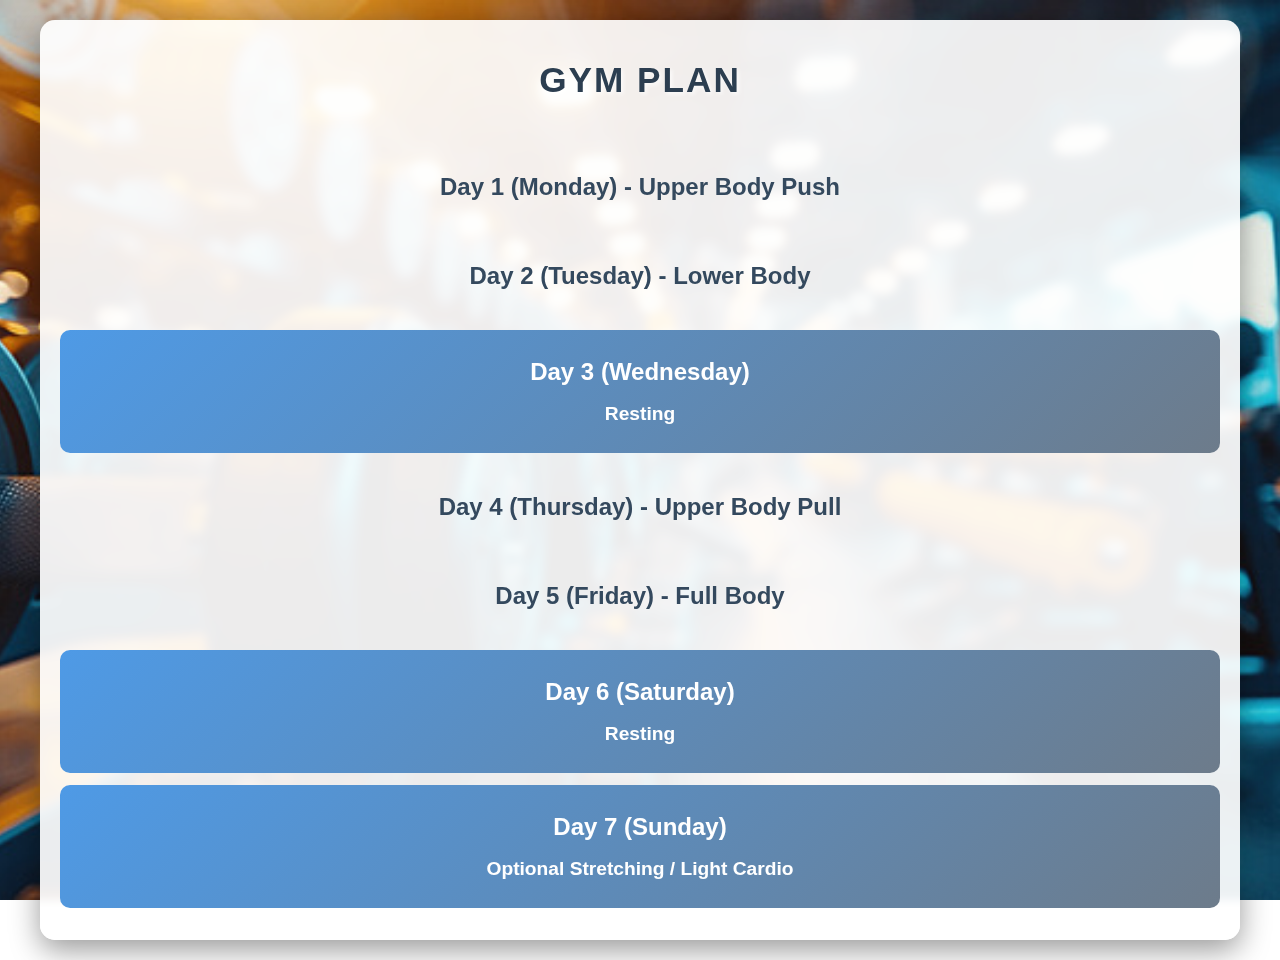
<file: index.html>
<!DOCTYPE html>
<html lang="en">

<head>
    <meta charset="UTF-8">
    <meta name="viewport" content="width=device-width, initial-scale=1.0">
    <title>GYM Plan - Your Complete Workout Guide</title>
    <link rel="stylesheet" href="./styles.css">

</head>

<body>
    <div class="container">
        <a href="index.html">
            <h1>GYM Plan</h1>
        </a>
        
        <a href="./day1.html">
            <h2>Day 1 (Monday) - Upper Body Push</h2>
        </a>
        
        <a href="./day2.html">
            <h2>Day 2 (Tuesday) - Lower Body</h2>
        </a>
        
        <div class="rest-day">
            <h2>Day 3 (Wednesday)</h2>
            <h3>Resting</h3>
        </div>
        
        <a href="./day4.html">
            <h2>Day 4 (Thursday) - Upper Body Pull</h2>
        </a>
        
        <a href="./day5.html">
            <h2>Day 5 (Friday) - Full Body</h2>
        </a>
        
        <div class="rest-day">
            <h2>Day 6 (Saturday)</h2>
            <h3>Resting</h3>
        </div>
        
        <div class="rest-day">
            <h2>Day 7 (Sunday)</h2>
            <h3>Optional Stretching / Light Cardio</h3>
        </div>
    </div>
</body>

</html>
</file>
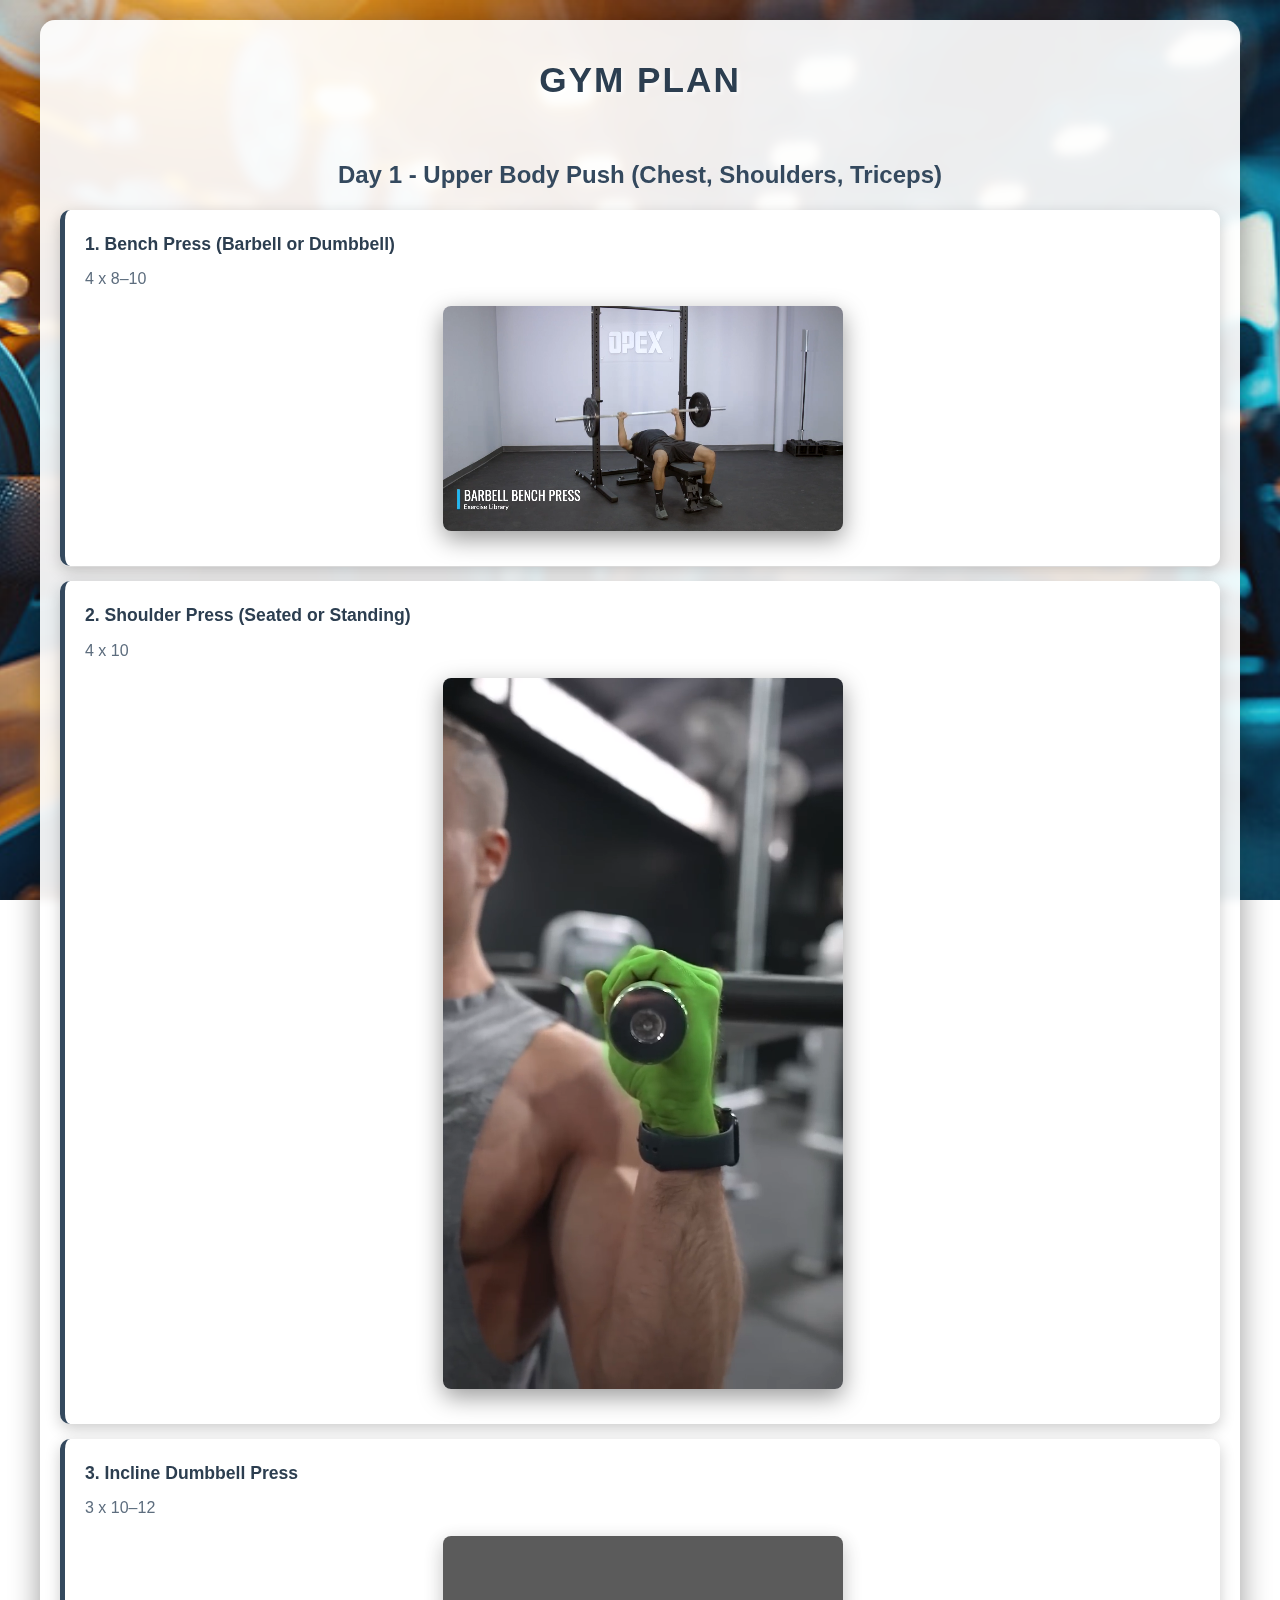
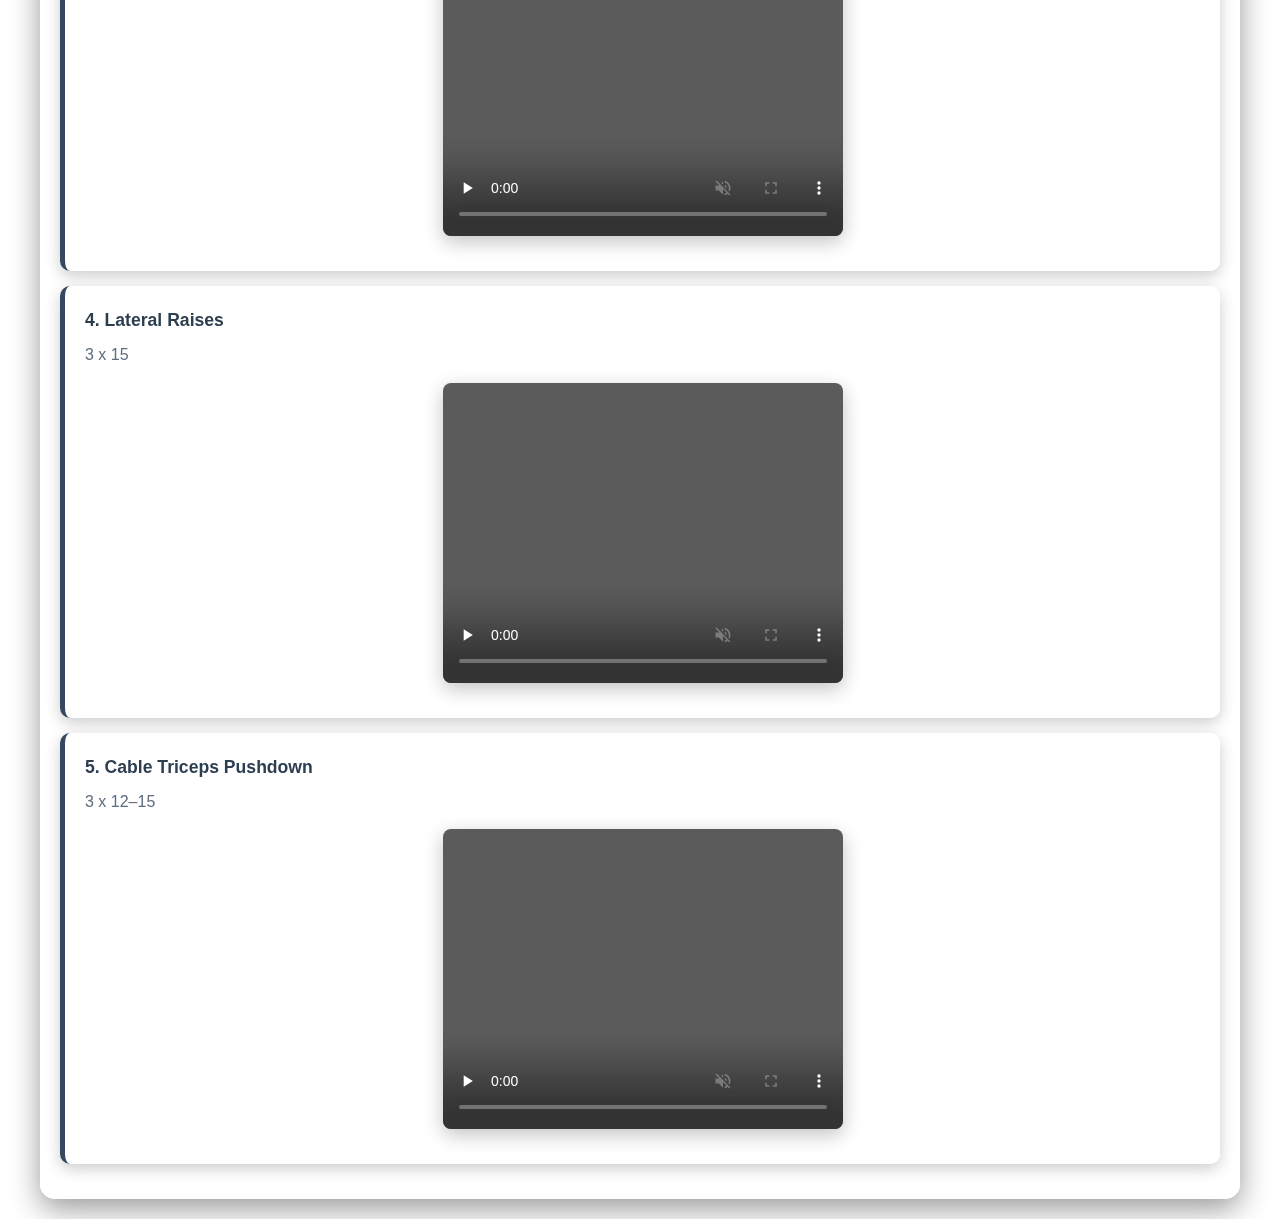
<file: day1.html>
<!DOCTYPE html>
<html lang="en">

<head>
    <meta charset="UTF-8">
    <meta name="viewport" content="width=device-width, initial-scale=1.0">
    <title>Day 1 - Upper Body Push | GYM Plan</title>
    <link rel="stylesheet" href="./styles.css">

</head>

<body>
    <div class="container">
        <a href="index.html"><h1>GYM Plan</h1></a>
        
        <h2>Day 1 - Upper Body Push (Chest, Shoulders, Triceps)</h2>
        
        <div class="exercise-section">
            <div class="exercise-title">1. Bench Press (Barbell or Dumbbell)</div>
            <div class="exercise-reps">4 x 8–10</div>
            <video src="./media/mp4/Barbell Bench Press - OPEX Exercise Library.mp4" controls width="400" height="300" muted loop preload="none"></video>
        </div>
        
        <div class="exercise-section">
            <div class="exercise-title">2. Shoulder Press (Seated or Standing)</div>
            <div class="exercise-reps">4 x 10</div>
            <video src="./media/mp4/Shoulder Press Variations.mp4" controls width="400" height="300" muted loop preload="none"></video>
        </div>
        
        <div class="exercise-section">
            <div class="exercise-title">3. Incline Dumbbell Press</div>
            <div class="exercise-reps">3 x 10–12</div>
            <video src="./media/mp4/Incline Dumbbell Chest Press.mp4" controls width="400" height="300" muted loop preload="none"></video>
        </div>
        
        <div class="exercise-section">
            <div class="exercise-title">4. Lateral Raises</div>
            <div class="exercise-reps">3 x 15</div>
            <video src="./media/mp4/Lateral Raise.mp4" controls width="400" height="300" muted loop preload="none"></video>
        </div>
        
        <div class="exercise-section">
            <div class="exercise-title">5. Cable Triceps Pushdown</div>
            <div class="exercise-reps">3 x 12–15</div>
            <video src="./media/mp4/Cable Triceps Pushdown.mp4" controls width="400" height="300" muted loop preload="none"></video>
        </div>
    </div>

    <script>
        // Lazy loading and viewport-based video handling
        document.addEventListener('DOMContentLoaded', function() {
            const videos = document.querySelectorAll('video');
            
            // Prevent fullscreen on mobile
            videos.forEach(video => {
                // Prevent fullscreen mode
                video.addEventListener('webkitbeginfullscreen', function(e) {
                    e.preventDefault();
                    return false;
                });
                
                video.addEventListener('webkitendfullscreen', function(e) {
                    e.preventDefault();
                    return false;
                });
                
                // Prevent default fullscreen behavior
                video.addEventListener('click', function(e) {
                    if (video.paused) {
                        video.play().catch(err => {
                            console.log('Video play failed:', err);
                        });
                    } else {
                        video.pause();
                    }
                    e.preventDefault();
                });
            });
            
            // Intersection Observer for lazy loading and autoplay
            if ('IntersectionObserver' in window) {
                const videoObserver = new IntersectionObserver((entries) => {
                    entries.forEach(entry => {
                        const video = entry.target;
                        if (entry.isIntersecting) {
                            // Video is in view - load and play
                            if (video.readyState === 0) {
                                // Video not loaded yet, load it first
                                video.load();
                                video.addEventListener('loadeddata', function() {
                                    video.play().then(() => {
                                        video.classList.add('playing');
                                    }).catch(err => {
                                        console.log('Video autoplay failed:', err);
                                    });
                                }, { once: true });
                            } else {
                                // Video already loaded, just play
                                video.play().then(() => {
                                    video.classList.add('playing');
                                }).catch(err => {
                                    console.log('Video autoplay failed:', err);
                                });
                            }
                        } else {
                            // Video is out of view - pause
                            video.pause();
                            video.classList.remove('playing');
                        }
                    });
                }, {
                    threshold: 0.3, // Trigger when 30% of video is visible
                    rootMargin: '0px 0px -50px 0px' // Start loading slightly before video is fully in view
                });

                videos.forEach(video => {
                    videoObserver.observe(video);
                });
            }
        });
    </script>
</body>

</html>
</file>
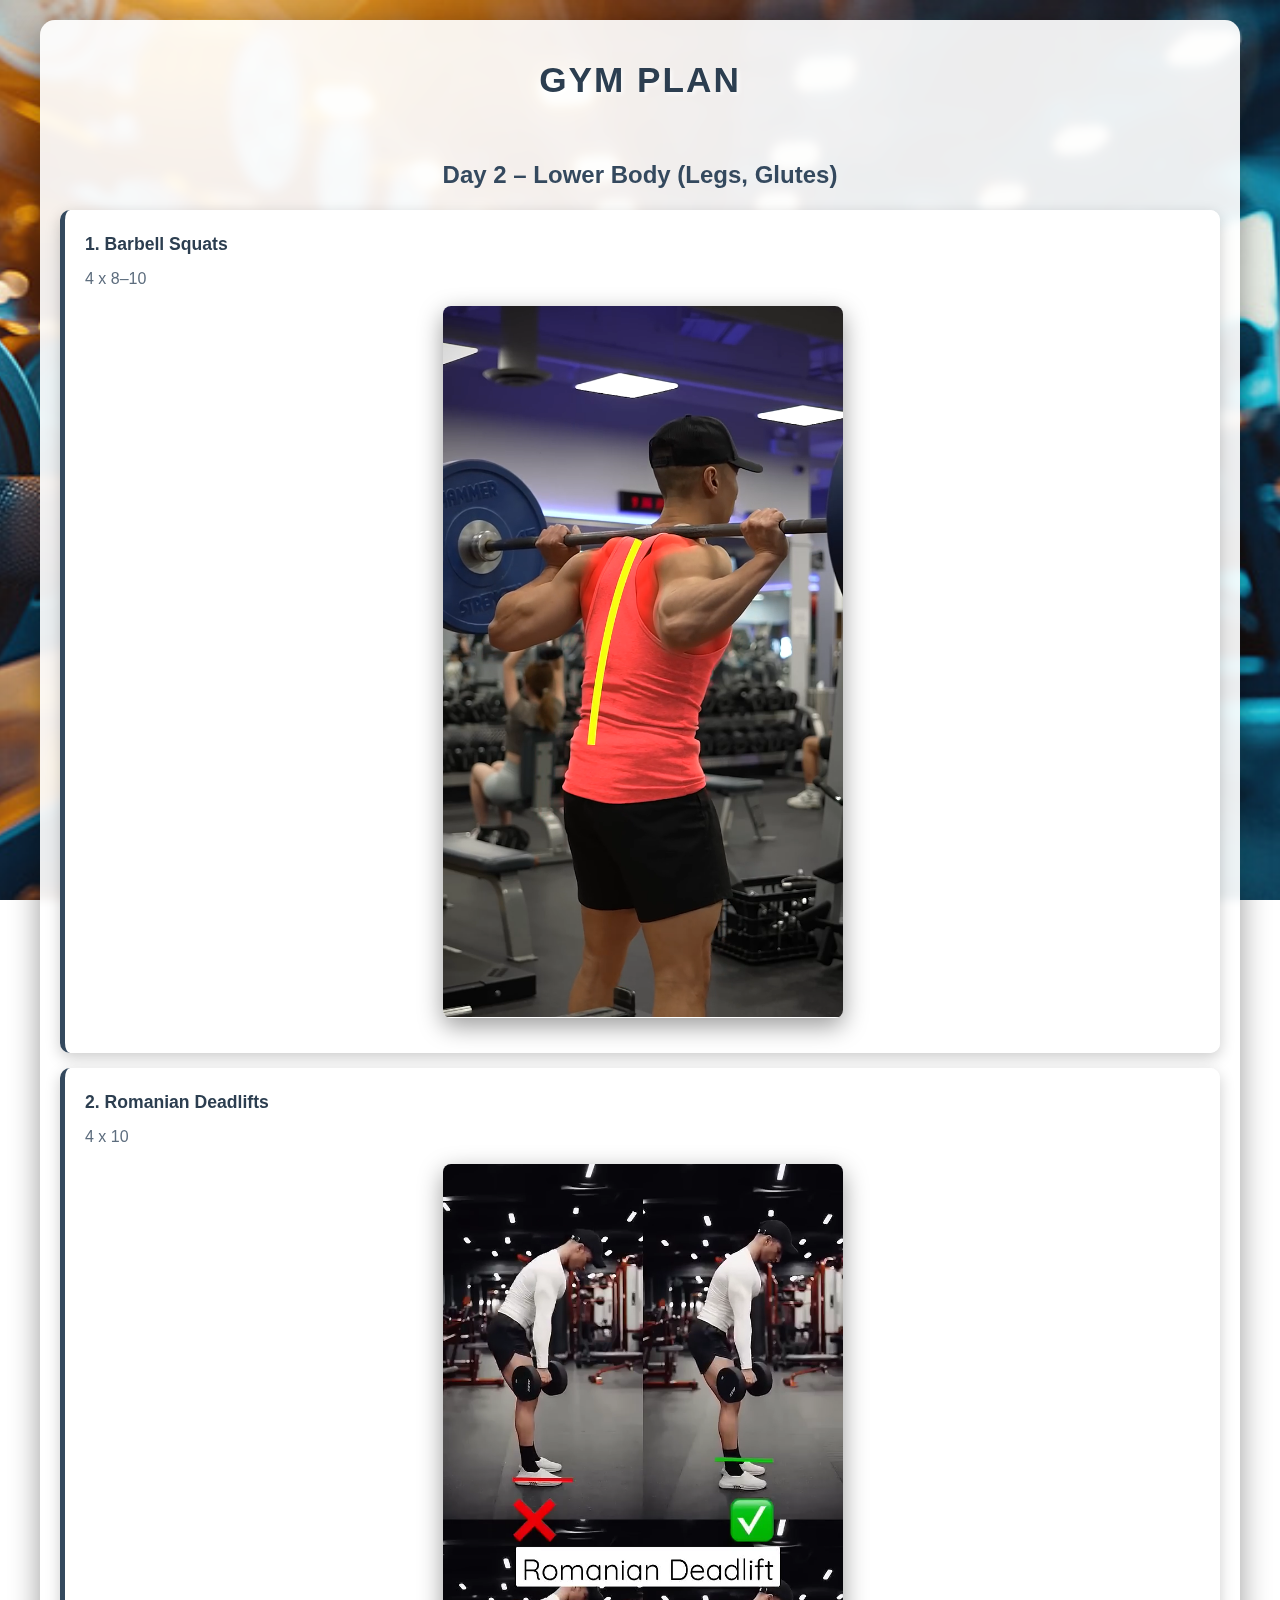
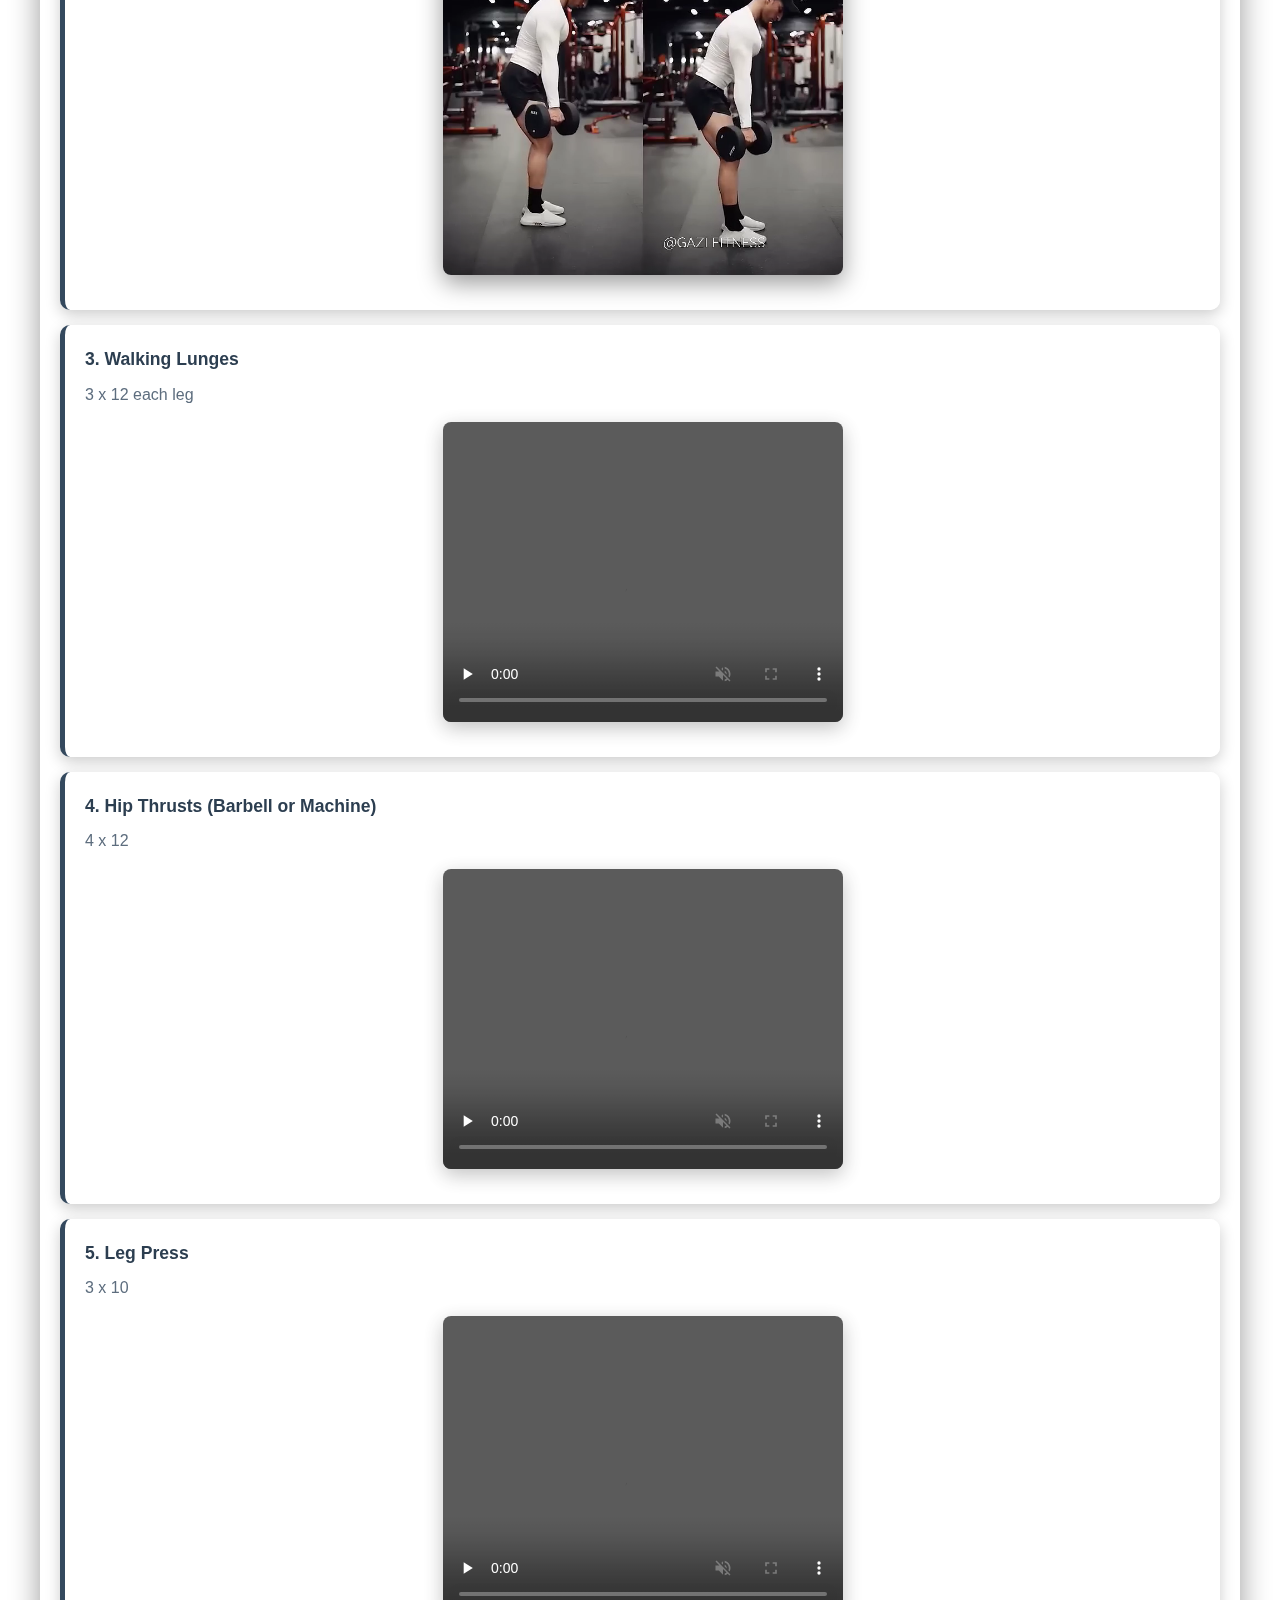
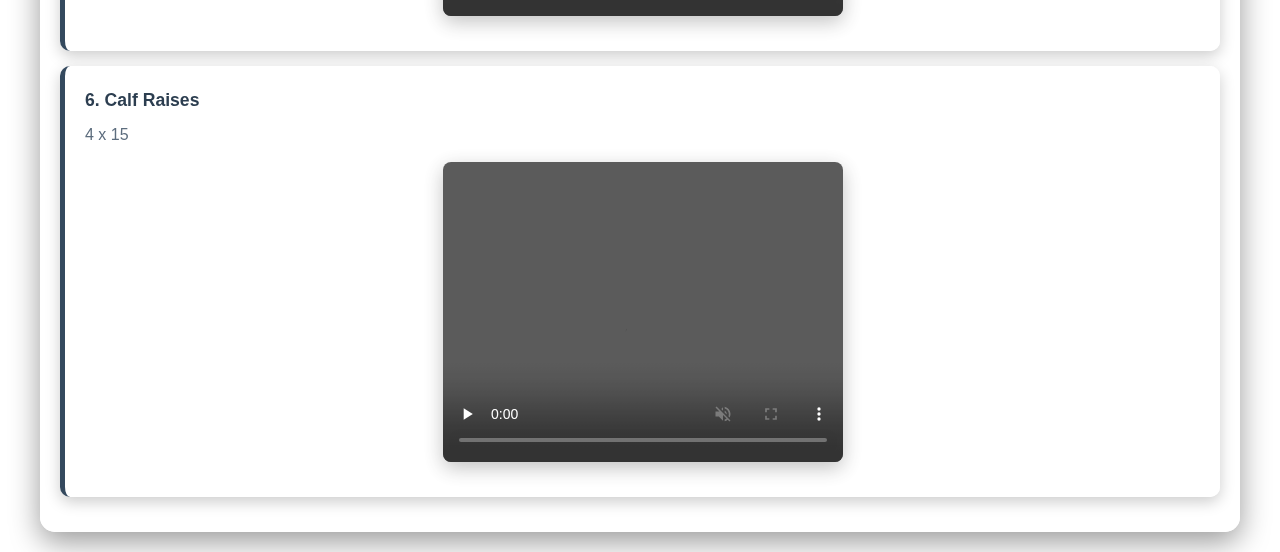
<file: day2.html>
<!DOCTYPE html>
<html lang="en">

<head>
    <meta charset="UTF-8">
    <meta name="viewport" content="width=device-width, initial-scale=1.0">
    <title>Day 2 - Lower Body | GYM Plan</title>
    <link rel="stylesheet" href="./styles.css">

</head>

<body>
    <div class="container">
        <a href="index.html">
            <h1>GYM Plan</h1>
        </a>
        
        <h2>Day 2 – Lower Body (Legs, Glutes)</h2>
        
        <div class="exercise-section">
            <div class="exercise-title">1. Barbell Squats</div>
            <div class="exercise-reps">4 x 8–10</div>
            <video src="./media/mp4/Barbell Squats.mp4" controls width="400" height="300" muted loop preload="none"></video>
        </div>

        <div class="exercise-section">
            <div class="exercise-title">2. Romanian Deadlifts</div>
            <div class="exercise-reps">4 x 10</div>
            <video src="./media/mp4/Romanian Deadlift.mp4" controls width="400" height="300" muted loop preload="none"></video>
        </div>

        <div class="exercise-section">
            <div class="exercise-title">3. Walking Lunges</div>
            <div class="exercise-reps">3 x 12 each leg</div>
            <video src="./media/mp4/Walking Lunges.mp4" controls width="400" height="300" muted loop preload="none"></video>
        </div>

        <div class="exercise-section">
            <div class="exercise-title">4. Hip Thrusts (Barbell or Machine)</div>
            <div class="exercise-reps">4 x 12</div>
            <video src="./media/mp4/Hip Thrusts.mp4" controls width="400" height="300" muted loop preload="none"></video>
        </div>

        <div class="exercise-section">
            <div class="exercise-title">5. Leg Press</div>
            <div class="exercise-reps">3 x 10</div>
            <video src="./media/mp4/Leg Press.mp4" controls width="400" height="300" muted loop preload="none"></video>
        </div>

        <div class="exercise-section">
            <div class="exercise-title">6. Calf Raises</div>
            <div class="exercise-reps">4 x 15</div>
            <video src="./media/mp4/CALF RAISE.mp4" controls width="400" height="300" muted loop preload="none"></video>
        </div>
    </div>

    <script>
        // Lazy loading and viewport-based video handling
        document.addEventListener('DOMContentLoaded', function() {
            const videos = document.querySelectorAll('video');
            
            // Prevent fullscreen on mobile
            videos.forEach(video => {
                // Prevent fullscreen mode
                video.addEventListener('webkitbeginfullscreen', function(e) {
                    e.preventDefault();
                    return false;
                });
                
                video.addEventListener('webkitendfullscreen', function(e) {
                    e.preventDefault();
                    return false;
                });
                
                // Prevent default fullscreen behavior
                video.addEventListener('click', function(e) {
                    if (video.paused) {
                        video.play().catch(err => {
                            console.log('Video play failed:', err);
                        });
                    } else {
                        video.pause();
                    }
                    e.preventDefault();
                });
            });
            
            // Intersection Observer for lazy loading and autoplay
            if ('IntersectionObserver' in window) {
                const videoObserver = new IntersectionObserver((entries) => {
                    entries.forEach(entry => {
                        const video = entry.target;
                        if (entry.isIntersecting) {
                            // Video is in view - load and play
                            if (video.readyState === 0) {
                                // Video not loaded yet, load it first
                                video.load();
                                video.addEventListener('loadeddata', function() {
                                    video.play().then(() => {
                                        video.classList.add('playing');
                                    }).catch(err => {
                                        console.log('Video autoplay failed:', err);
                                    });
                                }, { once: true });
                            } else {
                                // Video already loaded, just play
                                video.play().then(() => {
                                    video.classList.add('playing');
                                }).catch(err => {
                                    console.log('Video autoplay failed:', err);
                                });
                            }
                        } else {
                            // Video is out of view - pause
                            video.pause();
                            video.classList.remove('playing');
                        }
                    });
                }, {
                    threshold: 0.3, // Trigger when 30% of video is visible
                    rootMargin: '0px 0px -50px 0px' // Start loading slightly before video is fully in view
                });

                videos.forEach(video => {
                    videoObserver.observe(video);
                });
            }
        });
    </script>
</body>

</html>
</file>
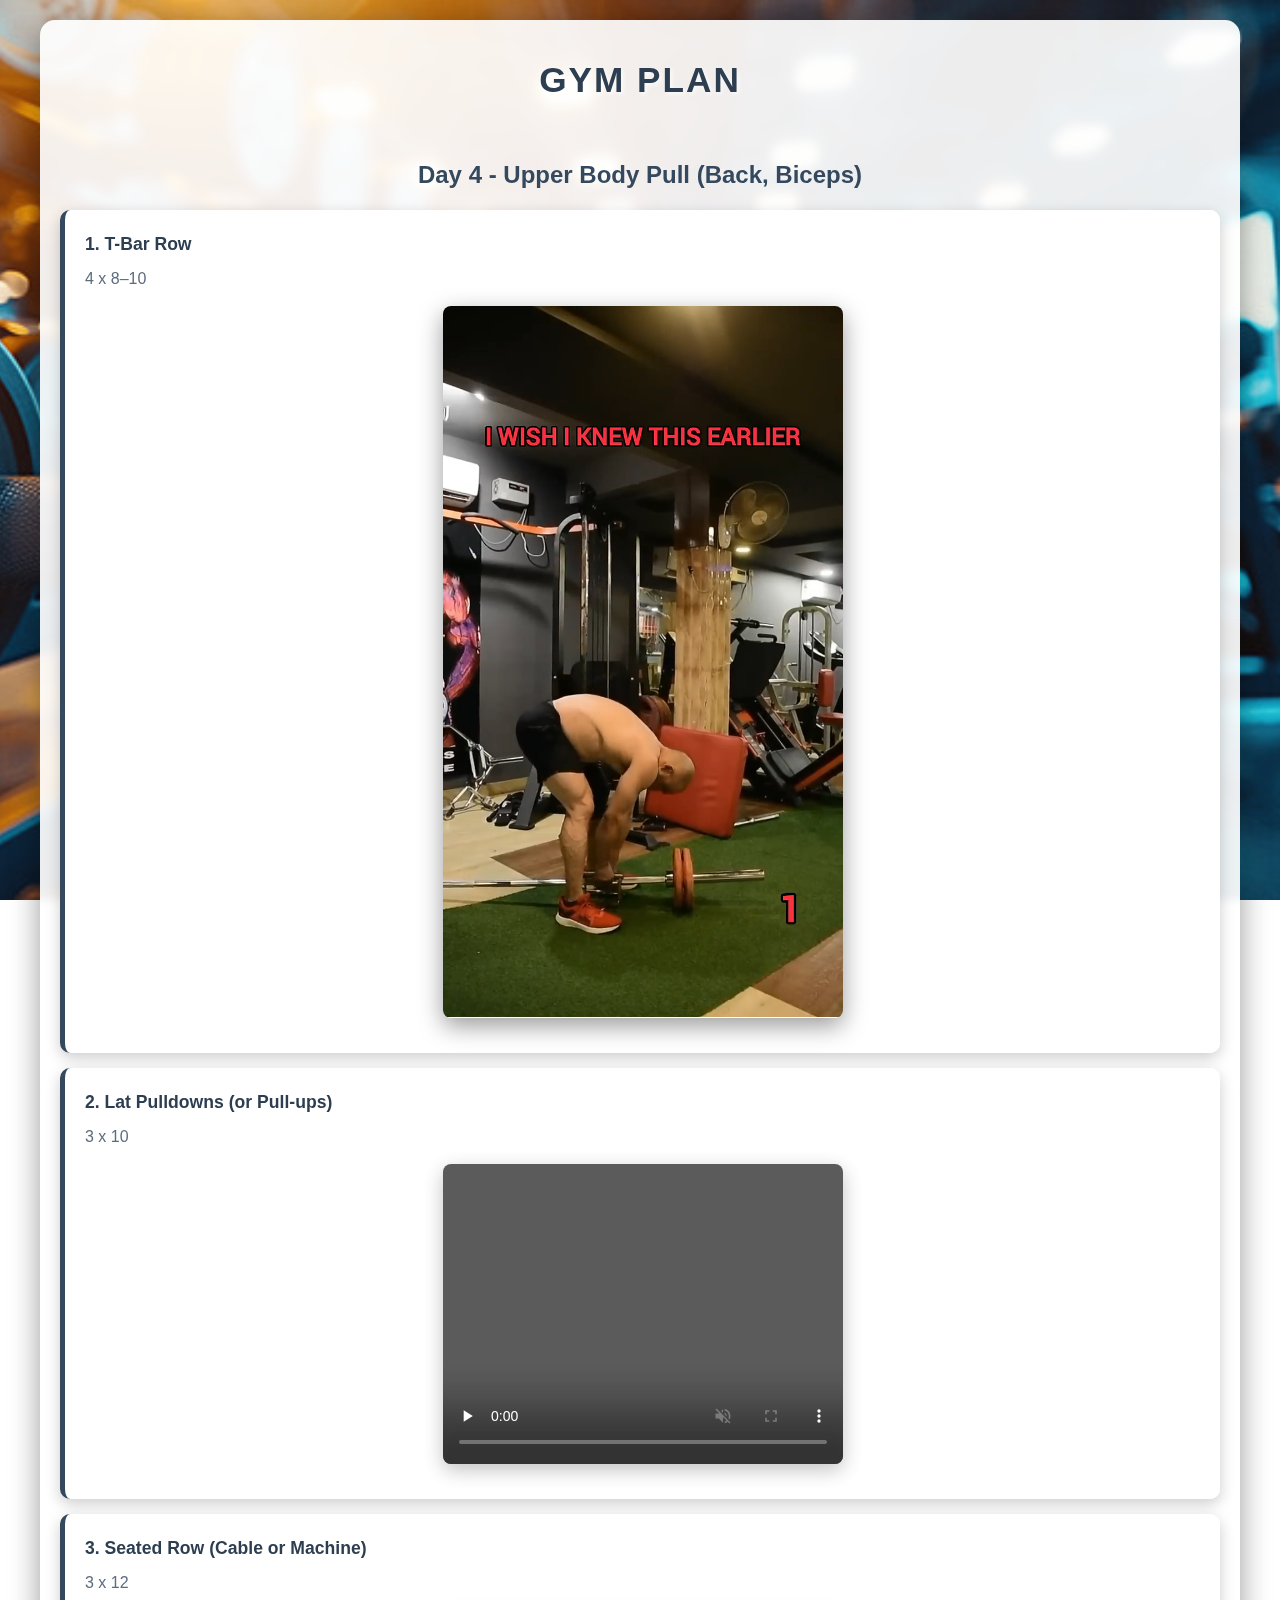
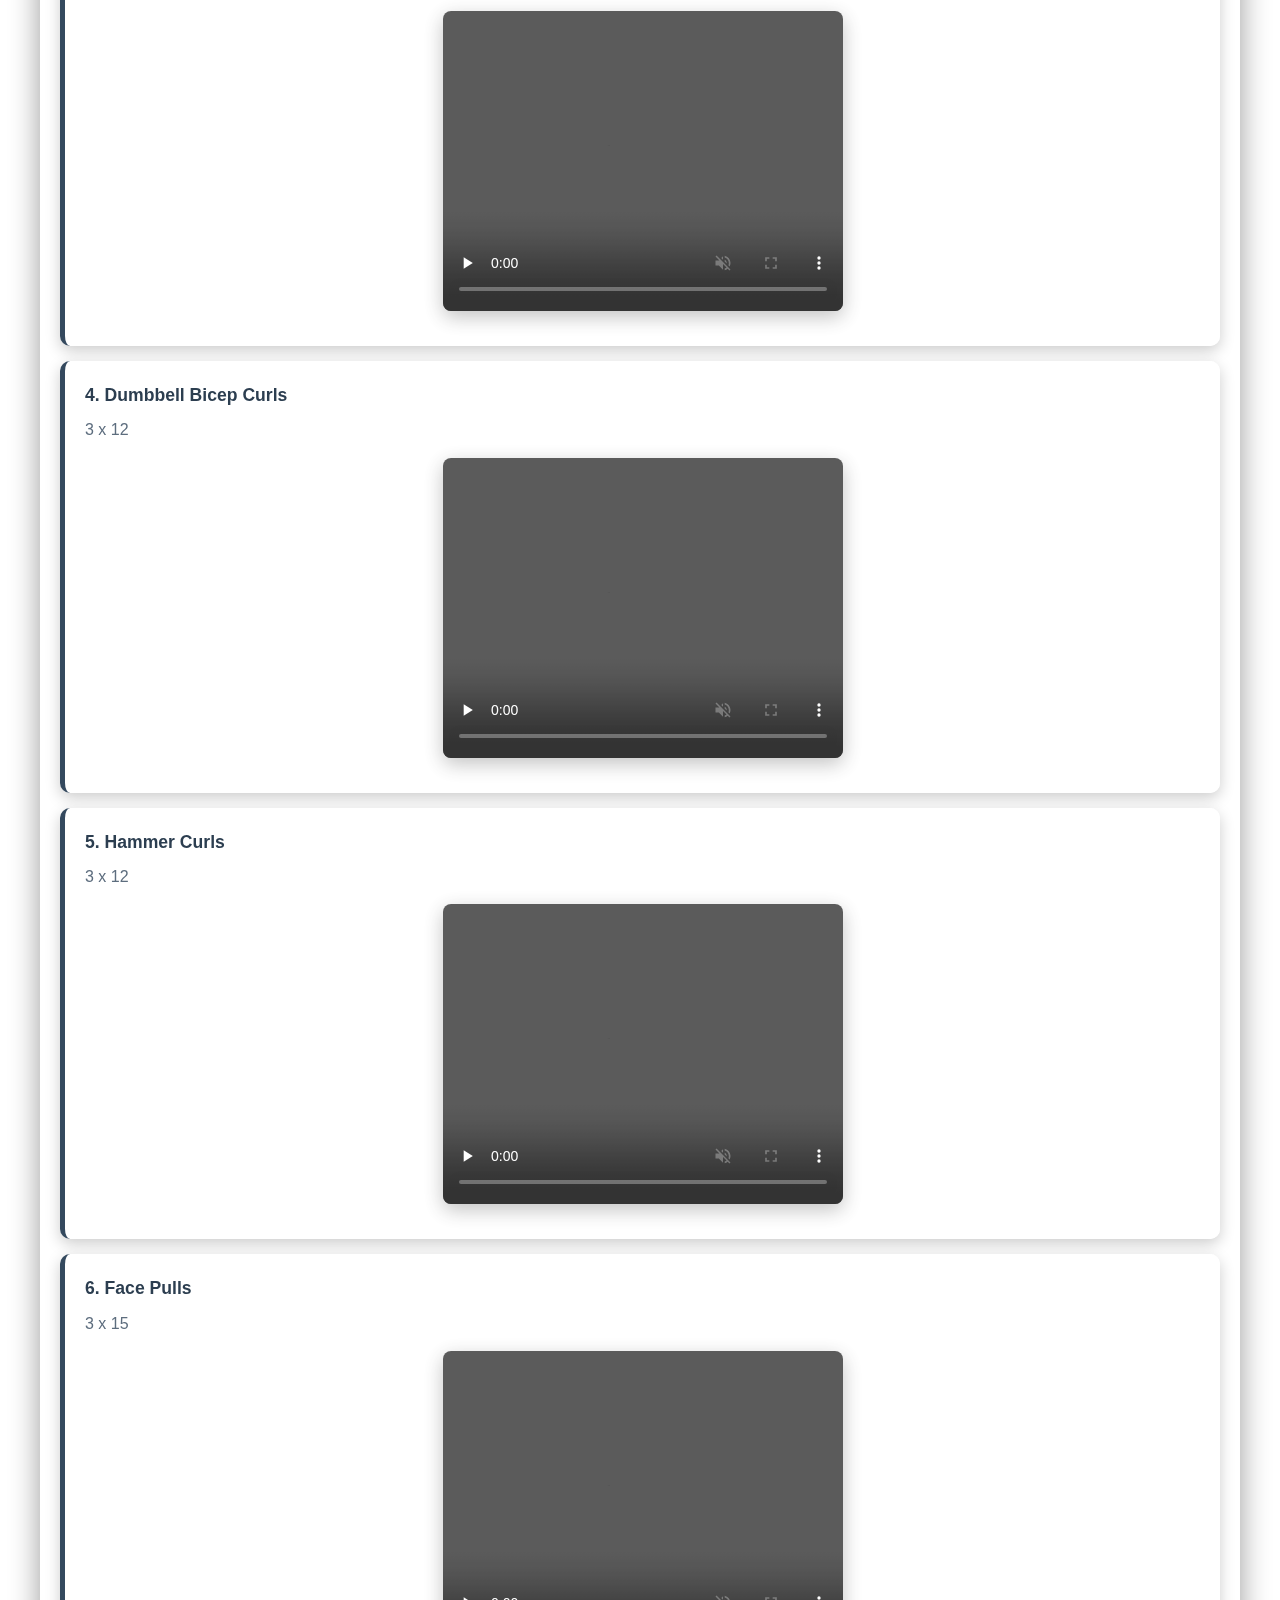
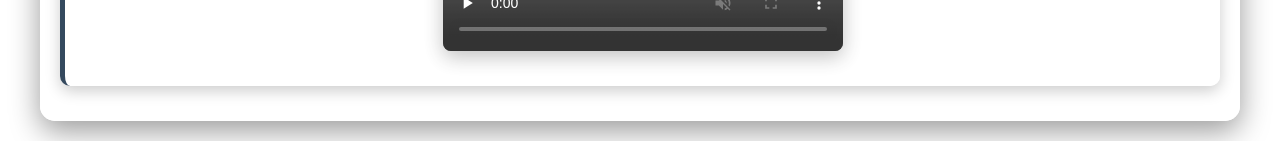
<file: day4.html>
<!DOCTYPE html>
<html lang="en">

<head>
    <meta charset="UTF-8">
    <meta name="viewport" content="width=device-width, initial-scale=1.0">
    <title>Day 4 - Upper Body Pull | GYM Plan</title>
    <link rel="stylesheet" href="./styles.css">

</head>

<body>
    <div class="container">
        <a href="index.html"><h1>GYM Plan</h1></a>
        
        <h2>Day 4 - Upper Body Pull (Back, Biceps)</h2>
        
        <div class="exercise-section">
            <div class="exercise-title">1. T-Bar Row</div>
            <div class="exercise-reps">4 x 8–10</div>
            <video src="./media/mp4/T-Bar Row.mp4" controls width="400" height="300" muted loop preload="none"></video>
        </div>
        
        <div class="exercise-section">
            <div class="exercise-title">2. Lat Pulldowns (or Pull-ups)</div>
            <div class="exercise-reps">3 x 10</div>
            <video src="./media/mp4/Lat Pulldown.mp4" controls width="400" height="300" muted loop preload="none"></video>
        </div>
        
        <div class="exercise-section">
            <div class="exercise-title">3. Seated Row (Cable or Machine)</div>
            <div class="exercise-reps">3 x 12</div>
            <video src="./media/mp4/Cable Row.mp4" controls width="400" height="300" muted loop preload="none"></video>
        </div>
        
        <div class="exercise-section">
            <div class="exercise-title">4. Dumbbell Bicep Curls</div>
            <div class="exercise-reps">3 x 12</div>
            <video src="./media/mp4/Dumbbell Bicep Curls.mp4" controls width="400" height="300" muted loop preload="none"></video>
        </div>
        
        <div class="exercise-section">
            <div class="exercise-title">5. Hammer Curls</div>
            <div class="exercise-reps">3 x 12</div>
            <video src="./media/mp4/Hammer Curls.mp4" controls width="400" height="300" muted loop preload="none"></video>
        </div>
        
        <div class="exercise-section">
            <div class="exercise-title">6. Face Pulls</div>
            <div class="exercise-reps">3 x 15</div>
            <video src="./media/mp4/Face Pulls.mp4" controls width="400" height="300" muted loop preload="none"></video>
        </div>
    </div>

    <script>
        // Lazy loading and viewport-based video handling
        document.addEventListener('DOMContentLoaded', function() {
            const videos = document.querySelectorAll('video');
            
            // Prevent fullscreen on mobile
            videos.forEach(video => {
                // Prevent fullscreen mode
                video.addEventListener('webkitbeginfullscreen', function(e) {
                    e.preventDefault();
                    return false;
                });
                
                video.addEventListener('webkitendfullscreen', function(e) {
                    e.preventDefault();
                    return false;
                });
                
                // Prevent default fullscreen behavior
                video.addEventListener('click', function(e) {
                    if (video.paused) {
                        video.play().catch(err => {
                            console.log('Video play failed:', err);
                        });
                    } else {
                        video.pause();
                    }
                    e.preventDefault();
                });
            });
            
            // Intersection Observer for lazy loading and autoplay
            if ('IntersectionObserver' in window) {
                const videoObserver = new IntersectionObserver((entries) => {
                    entries.forEach(entry => {
                        const video = entry.target;
                        if (entry.isIntersecting) {
                            // Video is in view - load and play
                            if (video.readyState === 0) {
                                // Video not loaded yet, load it first
                                video.load();
                                video.addEventListener('loadeddata', function() {
                                    video.play().then(() => {
                                        video.classList.add('playing');
                                    }).catch(err => {
                                        console.log('Video autoplay failed:', err);
                                    });
                                }, { once: true });
                            } else {
                                // Video already loaded, just play
                                video.play().then(() => {
                                    video.classList.add('playing');
                                }).catch(err => {
                                    console.log('Video autoplay failed:', err);
                                });
                            }
                        } else {
                            // Video is out of view - pause
                            video.pause();
                            video.classList.remove('playing');
                        }
                    });
                }, {
                    threshold: 0.3, // Trigger when 30% of video is visible
                    rootMargin: '0px 0px -50px 0px' // Start loading slightly before video is fully in view
                });

                videos.forEach(video => {
                    videoObserver.observe(video);
                });
            }
        });
    </script>
</body>

</html>
</file>
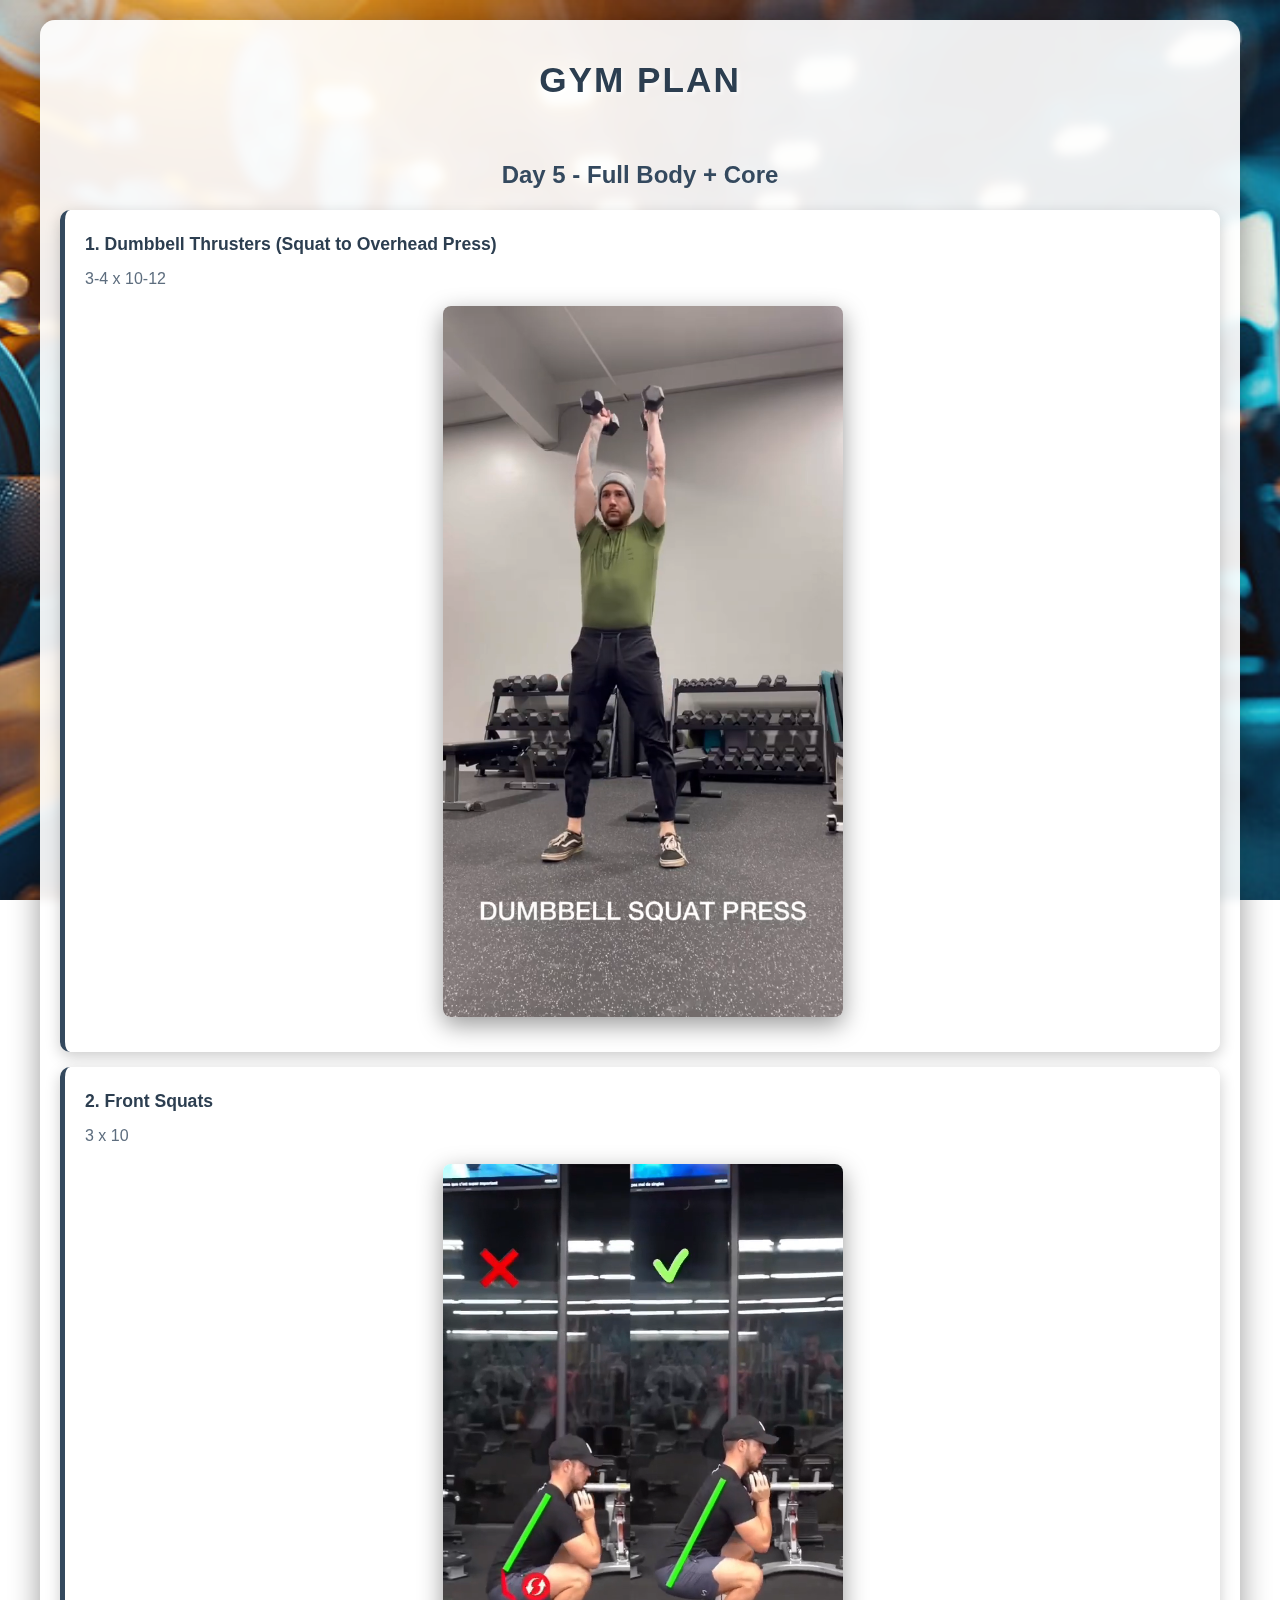
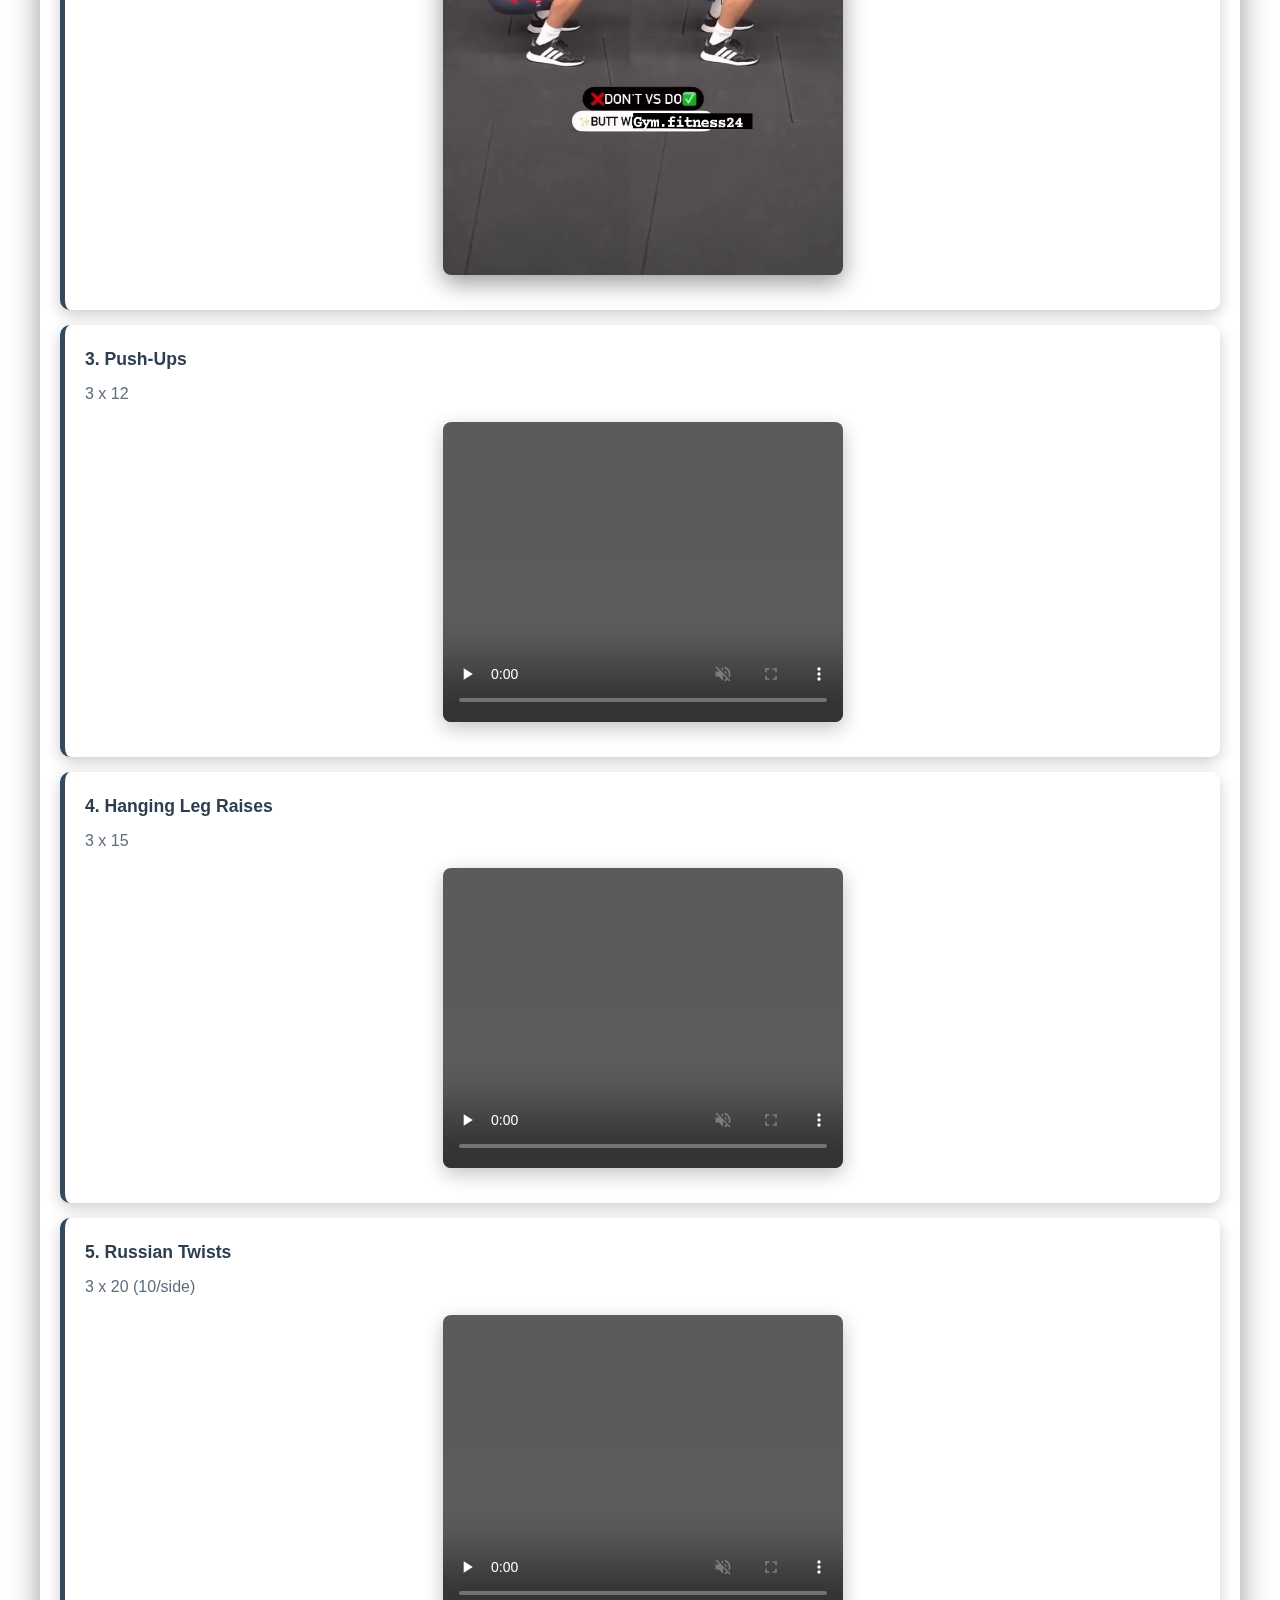
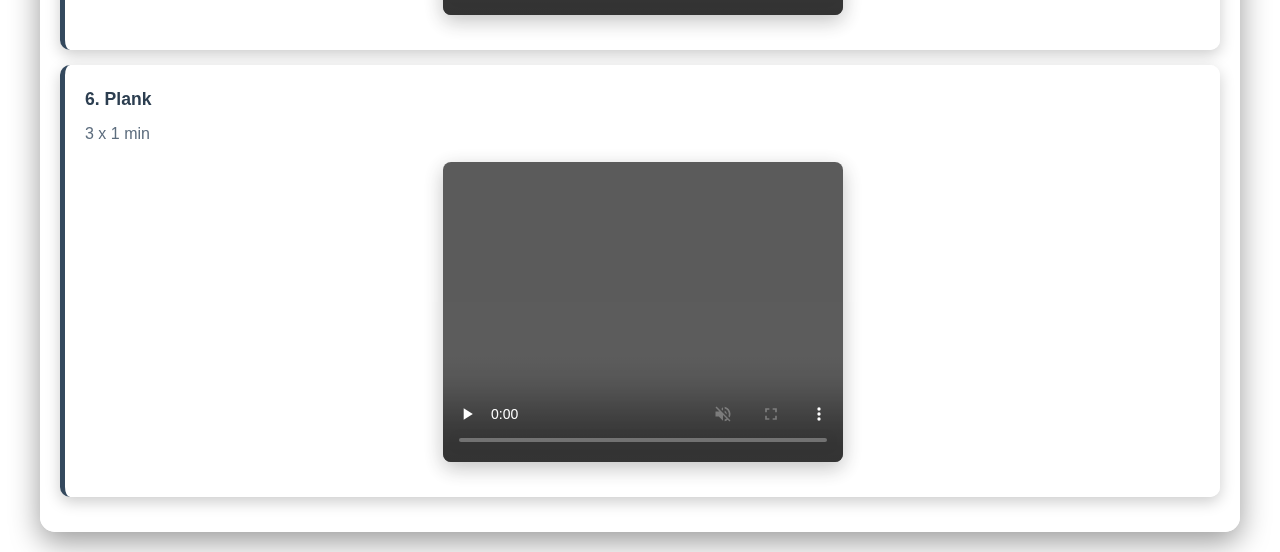
<file: day5.html>
<!DOCTYPE html>
<html lang="en">

<head>
    <meta charset="UTF-8">
    <meta name="viewport" content="width=device-width, initial-scale=1.0">
    <title>Day 5 - Full Body + Core | GYM Plan</title>
    <link rel="stylesheet" href="./styles.css">

</head>

<body>
    <div class="container">
        <a href="index.html"><h1>GYM Plan</h1></a>
        
        <h2>Day 5 - Full Body + Core</h2>
        
        <div class="exercise-section">
            <div class="exercise-title">1. Dumbbell Thrusters (Squat to Overhead Press)</div>
            <div class="exercise-reps">3-4 x 10-12</div>
            <video src="./media/mp4/Dumbbell Squat Press.mp4" controls width="400" height="300" muted loop preload="none"></video>
        </div>
        
        <div class="exercise-section">
            <div class="exercise-title">2. Front Squats</div>
            <div class="exercise-reps">3 x 10</div>
            <video src="./media/mp4/Front Squat.mp4" controls width="400" height="300" muted loop preload="none"></video>
        </div>
        
        <div class="exercise-section">
            <div class="exercise-title">3. Push-Ups</div>
            <div class="exercise-reps">3 x 12</div>
            <video src="./media/mp4/Pushups.mp4" controls width="400" height="300" muted loop preload="none"></video>
        </div>
        
        <div class="exercise-section">
            <div class="exercise-title">4. Hanging Leg Raises</div>
            <div class="exercise-reps">3 x 15</div>
            <video src="./media/mp4/Hanging leg raises.mp4" controls width="400" height="300" muted loop preload="none"></video>
        </div>
        
        <div class="exercise-section">
            <div class="exercise-title">5. Russian Twists</div>
            <div class="exercise-reps">3 x 20 (10/side)</div>
            <video src="./media/mp4/russian twist.mp4" controls width="400" height="300" muted loop preload="none"></video>
        </div>
        
        <div class="exercise-section">
            <div class="exercise-title">6. Plank</div>
            <div class="exercise-reps">3 x 1 min</div>
            <video src="./media/mp4/plank.mp4" controls width="400" height="300" muted loop preload="none"></video>
        </div>
    </div>

    <script>
        // Lazy loading and viewport-based video handling
        document.addEventListener('DOMContentLoaded', function() {
            const videos = document.querySelectorAll('video');
            
            // Prevent fullscreen on mobile
            videos.forEach(video => {
                // Prevent fullscreen mode
                video.addEventListener('webkitbeginfullscreen', function(e) {
                    e.preventDefault();
                    return false;
                });
                
                video.addEventListener('webkitendfullscreen', function(e) {
                    e.preventDefault();
                    return false;
                });
                
                // Prevent default fullscreen behavior
                video.addEventListener('click', function(e) {
                    if (video.paused) {
                        video.play().catch(err => {
                            console.log('Video play failed:', err);
                        });
                    } else {
                        video.pause();
                    }
                    e.preventDefault();
                });
            });
            
            // Intersection Observer for lazy loading and autoplay
            if ('IntersectionObserver' in window) {
                const videoObserver = new IntersectionObserver((entries) => {
                    entries.forEach(entry => {
                        const video = entry.target;
                        if (entry.isIntersecting) {
                            // Video is in view - load and play
                            if (video.readyState === 0) {
                                // Video not loaded yet, load it first
                                video.load();
                                video.addEventListener('loadeddata', function() {
                                    video.play().then(() => {
                                        video.classList.add('playing');
                                    }).catch(err => {
                                        console.log('Video autoplay failed:', err);
                                    });
                                }, { once: true });
                            } else {
                                // Video already loaded, just play
                                video.play().then(() => {
                                    video.classList.add('playing');
                                }).catch(err => {
                                    console.log('Video autoplay failed:', err);
                                });
                            }
                        } else {
                            // Video is out of view - pause
                            video.pause();
                            video.classList.remove('playing');
                        }
                    });
                }, {
                    threshold: 0.3, // Trigger when 30% of video is visible
                    rootMargin: '0px 0px -50px 0px' // Start loading slightly before video is fully in view
                });

                videos.forEach(video => {
                    videoObserver.observe(video);
                });
            }
        });
    </script>
</body>

</html>
</file>
<file: styles.css>
/* Reset and base styles */
* {
    margin: 0;
    padding: 0;
    box-sizing: border-box;
}

body {
    font-family: 'Segoe UI', Tahoma, Geneva, Verdana, sans-serif;
    background-image: url(./media/photo/back.jpg);
    background-size: cover;
    background-position: center;
    background-repeat: no-repeat;
    background-attachment: fixed;
    color: #2c3e50;
    line-height: 1.6;
    min-height: 100vh;
}

/* Container for content */
.container {
    max-width: 1200px;
    margin: 0 auto;
    padding: 20px;
    background: rgba(255, 255, 255, 0.92);
    border-radius: 15px;
    box-shadow: 0 10px 30px rgba(0, 0, 0, 0.4);
    margin-top: 20px;
    margin-bottom: 20px;
    backdrop-filter: blur(5px);
}

/* Header styles */
h1 {
    font-size: 2.2rem;
    color: #2c3e50;
    text-align: center;
    margin-bottom: 25px;
    text-transform: uppercase;
    letter-spacing: 2px;
    text-shadow: 2px 2px 4px rgba(255, 255, 255, 0.8);
    font-weight: 700;
}

h2 {
    font-size: 1.5rem;
    color: #34495e;
    text-align: center;
    margin: 15px 0;
    font-weight: 600;
}

h3 {
    font-size: 1.2rem;
    color: #5d6d7e;
    text-align: center;
    margin: 12px 0;
}

/* Navigation and links */
a {
    text-decoration: none;
    color: #2c3e50;
    transition: all 0.3s ease;
    display: block;
    padding: 8px;
    border-radius: 8px;
    margin: 4px 0;
}

a:hover {
    background: linear-gradient(135deg, #338de7, #5d6d7e);
    color: white;
    transform: translateY(-2px);
    box-shadow: 0 5px 15px rgba(142, 186, 230, 0.838);
    text-shadow: 2px 2px 4px rgba(255, 255, 255, 0.8);
}

/* Rest day styling */
.rest-day {
    background: linear-gradient(135deg, rgba(59, 143, 227, 0.9), rgba(93, 109, 126, 0.9));
    color: white;
    padding: 15px;
    border-radius: 10px;
    margin: 12px 0;
    text-align: center;
    backdrop-filter: blur(10px);
    transition: all 0.3s ease;
}

.rest-day:hover {
    transform: translateY(-2px);
    box-shadow: 0 8px 20px rgba(0, 0, 0, 0.3);
    text-shadow: 2px 2px 4px rgba(255, 255, 255, 0.8);
}

.rest-day h2, .rest-day h3 {
    color: white;
    margin: 8px 0;
    transition: all 0.3s ease;
}

.rest-day:hover h2, .rest-day:hover h3 {
    text-shadow: 2px 2px 4px rgba(255, 255, 255, 0.8);
}

/* Exercise section styling */
.exercise-section {
    background: rgba(255, 255, 255, 0.95);
    border-radius: 10px;
    padding: 20px;
    margin: 15px 0;
    box-shadow: 0 5px 15px rgba(0, 0, 0, 0.2);
    border-left: 5px solid #34495e;
    transition: transform 0.3s ease;
    backdrop-filter: blur(5px);
}

.exercise-section:hover {
    transform: translateY(-3px);
    box-shadow: 0 8px 20px rgba(0, 0, 0, 0.25);
}

.exercise-title {
    font-size: 1.1rem;
    color: #2c3e50;
    font-weight: 600;
    margin-bottom: 8px;
}

.exercise-reps {
    font-size: 1rem;
    color: #5d6d7e;
    font-weight: 500;
    margin-bottom: 12px;
}

/* Video styling */
video {
    display: block;
    margin: 15px auto;
    border-radius: 8px;
    box-shadow: 0 6px 20px rgba(0, 0, 0, 0.3);
    max-width: 100%;
    height: auto;
    transition: transform 0.3s ease;
    opacity: 0.8;
    transition: opacity 0.3s ease, transform 0.3s ease;
}

video:hover {
    transform: scale(1.01);
    opacity: 1;
}

video.playing {
    opacity: 1;
    box-shadow: 0 8px 25px rgba(0, 0, 0, 0.4);
}

/* Horizontal rules */
hr {
    border: none;
    height: 2px;
    background: linear-gradient(90deg, transparent, #34495e, transparent);
    margin: 20px 0;
    border-radius: 2px;
}

/* Responsive design */
@media (max-width: 768px) {
    .container {
        margin: 10px;
        padding: 15px;
    }
    
    h1 {
        font-size: 1.8rem;
    }
    
    h2 {
        font-size: 1.3rem;
    }
    
    .exercise-section {
        padding: 15px;
    }
    
    video {
        width: 100%;
        height: auto;
    }
}

/* Animation for page load */
@keyframes fadeInUp {
    from {
        opacity: 0;
        transform: translateY(30px);
    }
    to {
        opacity: 1;
        transform: translateY(0);
    }
}

.container {
    animation: fadeInUp 0.8s ease-out;
}

/* Button-like styling for exercise sections */
.exercise-section {
    cursor: pointer;
    position: relative;
    overflow: hidden;
}

.exercise-section::before {
    content: '';
    position: absolute;
    top: 0;
    left: -100%;
    width: 100%;
    height: 100%;
    background: linear-gradient(90deg, transparent, rgba(110, 101, 101, 0.4), transparent);
    transition: left 0.5s;
}

.exercise-section:hover::before {
    left: 100%;
}
</file>
